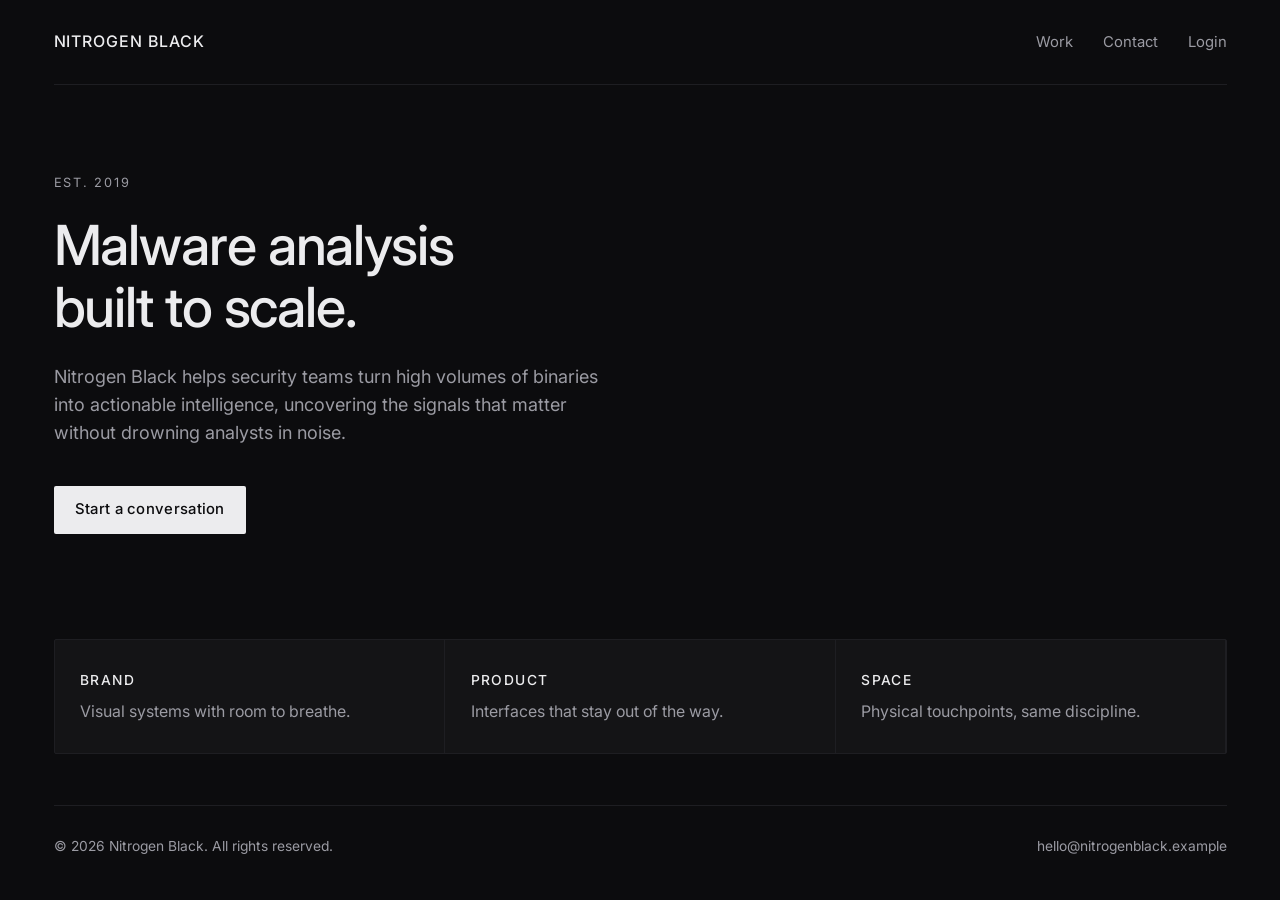
<file: index.html>
<!doctype html>
<html lang="en">
  <head>
    <meta charset="UTF-8" />
    <link rel="icon" type="image/svg+xml" href="favicon.svg" />
    <meta name="viewport" content="width=device-width, initial-scale=1.0" />
    <meta
      name="description"
      content="Nitrogen Black — malware analysis at scale."
    />
    <link rel="preconnect" href="https://fonts.googleapis.com" />
    <link rel="preconnect" href="https://fonts.gstatic.com" crossorigin />
    <link
      href="https://fonts.googleapis.com/css2?family=Inter:wght@400;500&display=swap"
      rel="stylesheet"
    />
    <link rel="stylesheet" href="styles.css" />
    <script src="config.js"></script>
    <script src="oauth.js"></script>
    <title>Nitrogen Black</title>
  </head>
  <body>
    <div class="page">
      <header class="header">
        <a class="wordmark" href="./">Nitrogen Black</a>
        <nav class="nav" aria-label="Primary">
          <a href="#work">Work</a>
          <a href="#contact">Contact</a>
          <a id="login-link" href="#">Login</a>
        </nav>
      </header>

      <main class="main">
        <p class="eyebrow">Est. 2019</p>
        <h1 class="headline">
          Malware analysis
          <span class="headline-break">built to scale.</span>
        </h1>
        <p class="lede">
          Nitrogen Black helps security teams turn high volumes of binaries
          into actionable intelligence, uncovering the signals that matter
          without drowning analysts in noise.
        </p>
        <a class="cta" href="#contact">Start a conversation</a>
      </main>

      <section class="strip" id="work" aria-label="Capabilities">
        <div class="strip-item">
          <h2>Brand</h2>
          <p>Visual systems with room to breathe.</p>
        </div>
        <div class="strip-item">
          <h2>Product</h2>
          <p>Interfaces that stay out of the way.</p>
        </div>
        <div class="strip-item">
          <h2>Space</h2>
          <p>Physical touchpoints, same discipline.</p>
        </div>
      </section>

      <footer class="footer" id="contact">
        <p class="footer-copy">
          © <span id="footer-year"></span> Nitrogen Black. All rights reserved.
        </p>
        <a class="footer-link" href="mailto:hello@nitrogenblack.example">
          hello@nitrogenblack.example
        </a>
      </footer>
    </div>
    <script src="main.js"></script>
  </body>
</html>
</file>
<file: styles.css>
:root {
  --bg: #0c0c0e;
  --bg-elevated: #141416;
  --text: #ececee;
  --text-muted: #9b9ba3;
  --border: #2a2a30;
  --border-subtle: #1e1e22;

  --sans: 'Inter', system-ui, -apple-system, 'Segoe UI', Roboto, sans-serif;
  --display: 'Inter', var(--sans);

  font: 17px/1.55 var(--sans);
  color: var(--text);
  background-color: var(--bg);
  color-scheme: dark;
  font-synthesis: none;
  text-rendering: optimizeLegibility;
  -webkit-font-smoothing: antialiased;
  -moz-osx-font-smoothing: grayscale;
}

*,
*::before,
*::after {
  box-sizing: border-box;
}

body {
  margin: 0;
  min-height: 100svh;
}

a {
  color: inherit;
}

h1,
h2 {
  margin: 0;
  font-weight: 500;
  letter-spacing: -0.02em;
}

p {
  margin: 0;
}

.page {
  display: flex;
  flex-direction: column;
  min-height: 100svh;
  max-width: 72rem;
  margin: 0 auto;
  padding: 0 1.5rem;
}

.header {
  display: flex;
  align-items: center;
  justify-content: space-between;
  gap: 1.5rem;
  padding: 1.75rem 0;
  border-bottom: 1px solid var(--border-subtle);
}

.wordmark {
  font-size: 0.9375rem;
  font-weight: 500;
  letter-spacing: 0.06em;
  text-transform: uppercase;
  text-decoration: none;
  color: var(--text);
}

.nav {
  display: flex;
  gap: 1.75rem;
  font-size: 0.875rem;
}

.nav a {
  text-decoration: none;
  color: var(--text-muted);
  transition: color 0.2s ease;
}

.nav a:hover {
  color: var(--text);
}

.main {
  flex: 1;
  display: flex;
  flex-direction: column;
  justify-content: center;
  padding: 4rem 0 5rem;
  max-width: 38rem;
}

.eyebrow {
  font-size: 0.75rem;
  letter-spacing: 0.14em;
  text-transform: uppercase;
  color: var(--text-muted);
  margin-bottom: 1.25rem;
}

.headline {
  font-family: var(--display);
  font-size: clamp(2.25rem, 5vw, 3.25rem);
  line-height: 1.12;
  font-weight: 500;
  color: var(--text);
  margin-bottom: 1.5rem;
}

.headline-break {
  display: block;
}

.lede {
  font-size: 1.0625rem;
  color: var(--text-muted);
  max-width: 32rem;
  margin-bottom: 2.25rem;
}

.cta {
  display: inline-flex;
  align-items: center;
  width: fit-content;
  padding: 0.75rem 1.25rem;
  font-size: 0.875rem;
  font-weight: 500;
  letter-spacing: 0.02em;
  text-decoration: none;
  color: var(--bg);
  background: var(--text);
  border-radius: 2px;
  transition: opacity 0.2s ease;
}

.cta:hover {
  opacity: 0.88;
}

.cta:focus-visible {
  outline: 2px solid var(--text-muted);
  outline-offset: 3px;
}

.strip {
  display: grid;
  grid-template-columns: repeat(3, 1fr);
  gap: 1px;
  background: var(--border-subtle);
  border: 1px solid var(--border-subtle);
  border-radius: 2px;
  overflow: hidden;
  margin-bottom: 3rem;
}

.strip-item {
  padding: 1.75rem 1.5rem;
  background: var(--bg-elevated);
}

.strip-item h2 {
  font-size: 0.8125rem;
  letter-spacing: 0.1em;
  text-transform: uppercase;
  color: var(--text);
  margin-bottom: 0.5rem;
}

.strip-item p {
  font-size: 0.9375rem;
  color: var(--text-muted);
  line-height: 1.5;
}

.footer {
  display: flex;
  flex-wrap: wrap;
  align-items: center;
  justify-content: space-between;
  gap: 1rem;
  padding: 1.75rem 0 2.5rem;
  border-top: 1px solid var(--border-subtle);
  font-size: 0.8125rem;
  color: var(--text-muted);
}

.footer-link {
  text-decoration: none;
  color: var(--text-muted);
  transition: color 0.2s ease;
}

.footer-link:hover {
  color: var(--text);
}

@media (max-width: 640px) {
  .strip {
    grid-template-columns: 1fr;
  }

  .main {
    padding: 3rem 0 4rem;
  }

  .nav {
    gap: 1.25rem;
  }
}
</file>
